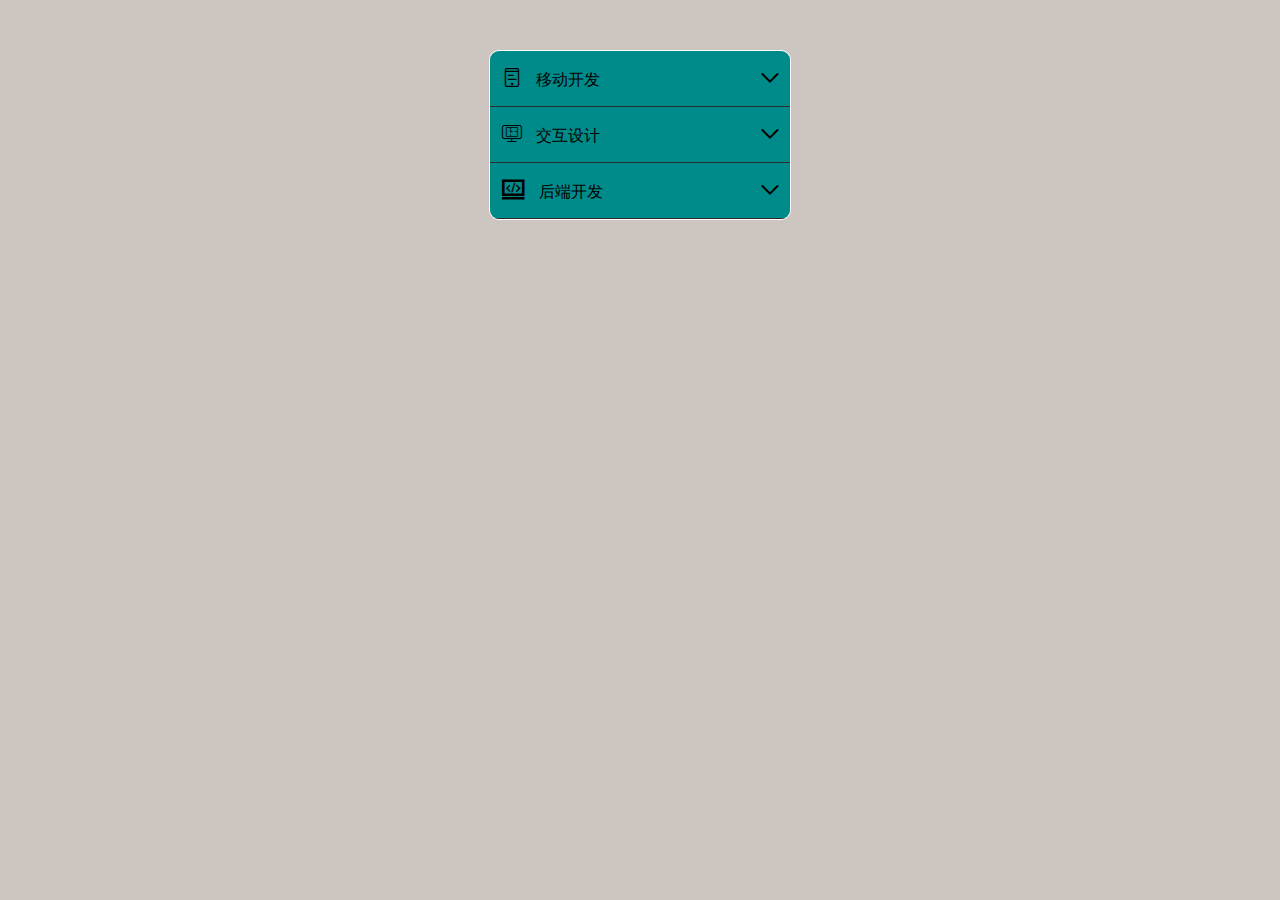
<file: index.html>
<!DOCTYPE html>
<html lang="en">
<head>
    <meta charset="UTF-8">
    <meta name="viewport" content="width=device-width, initial-scale=1.0">
    <meta http-equiv="X-UA-Compatible" content="ie=edge">
    <title>Document</title>
    <link rel="stylesheet" href="./img/iconfont.css">
    <link rel="stylesheet" href="./css/index.css">
</head>
<body>

    <ul class="wrapper">

        <li class="item">   
            <p class="title">
                <i class="iconfont icon-APPkaifa icon-mark"></i>
                移动开发
                <i class="iconfont icon-jiantouxiangxia icon-arrow"></i>
            </p> 
            <ul class="secondaryMenu">
                <li class="list"><a>HTML5</a></li>
                <li class="list"><a>Android</a></li>
                <li class="list"><a>iOS</a></li>
            </ul>
        </li>
        
        <li class="item">
            <p class="title">
                <i class="iconfont icon-icon icon-mark"></i>
                交互设计
                <i class="iconfont icon-jiantouxiangxia icon-arrow"></i>
            </p>
            <ul class="secondaryMenu">
                <li class="list"><a>视觉设计</a></li>
                <li class="list"><a>交互设计</a></li>
                <li class="list"><a>用户研究</a></li>
            </ul>
        </li>
        <li class="item">
            <p class="title">
                <i class="iconfont icon-kaifazhezhongxin icon-mark"></i>
                后端开发
                <i class="iconfont icon-jiantouxiangxia  icon-arrow "></i>
            </p>
            <ul class="secondaryMenu">
                <li class="list"><a>Java</a></li>
                <li class="list"><a>C++</a></li>
                <li class="list"><a>PHP</a></li>
            </ul>
        </li>
    </ul>

    <script src="./js/jQuery.js"></script>
    <script src="./js/menu.js"></script>
    <script src="./js/index.js"></script>
    
</body>
</html>
</file>
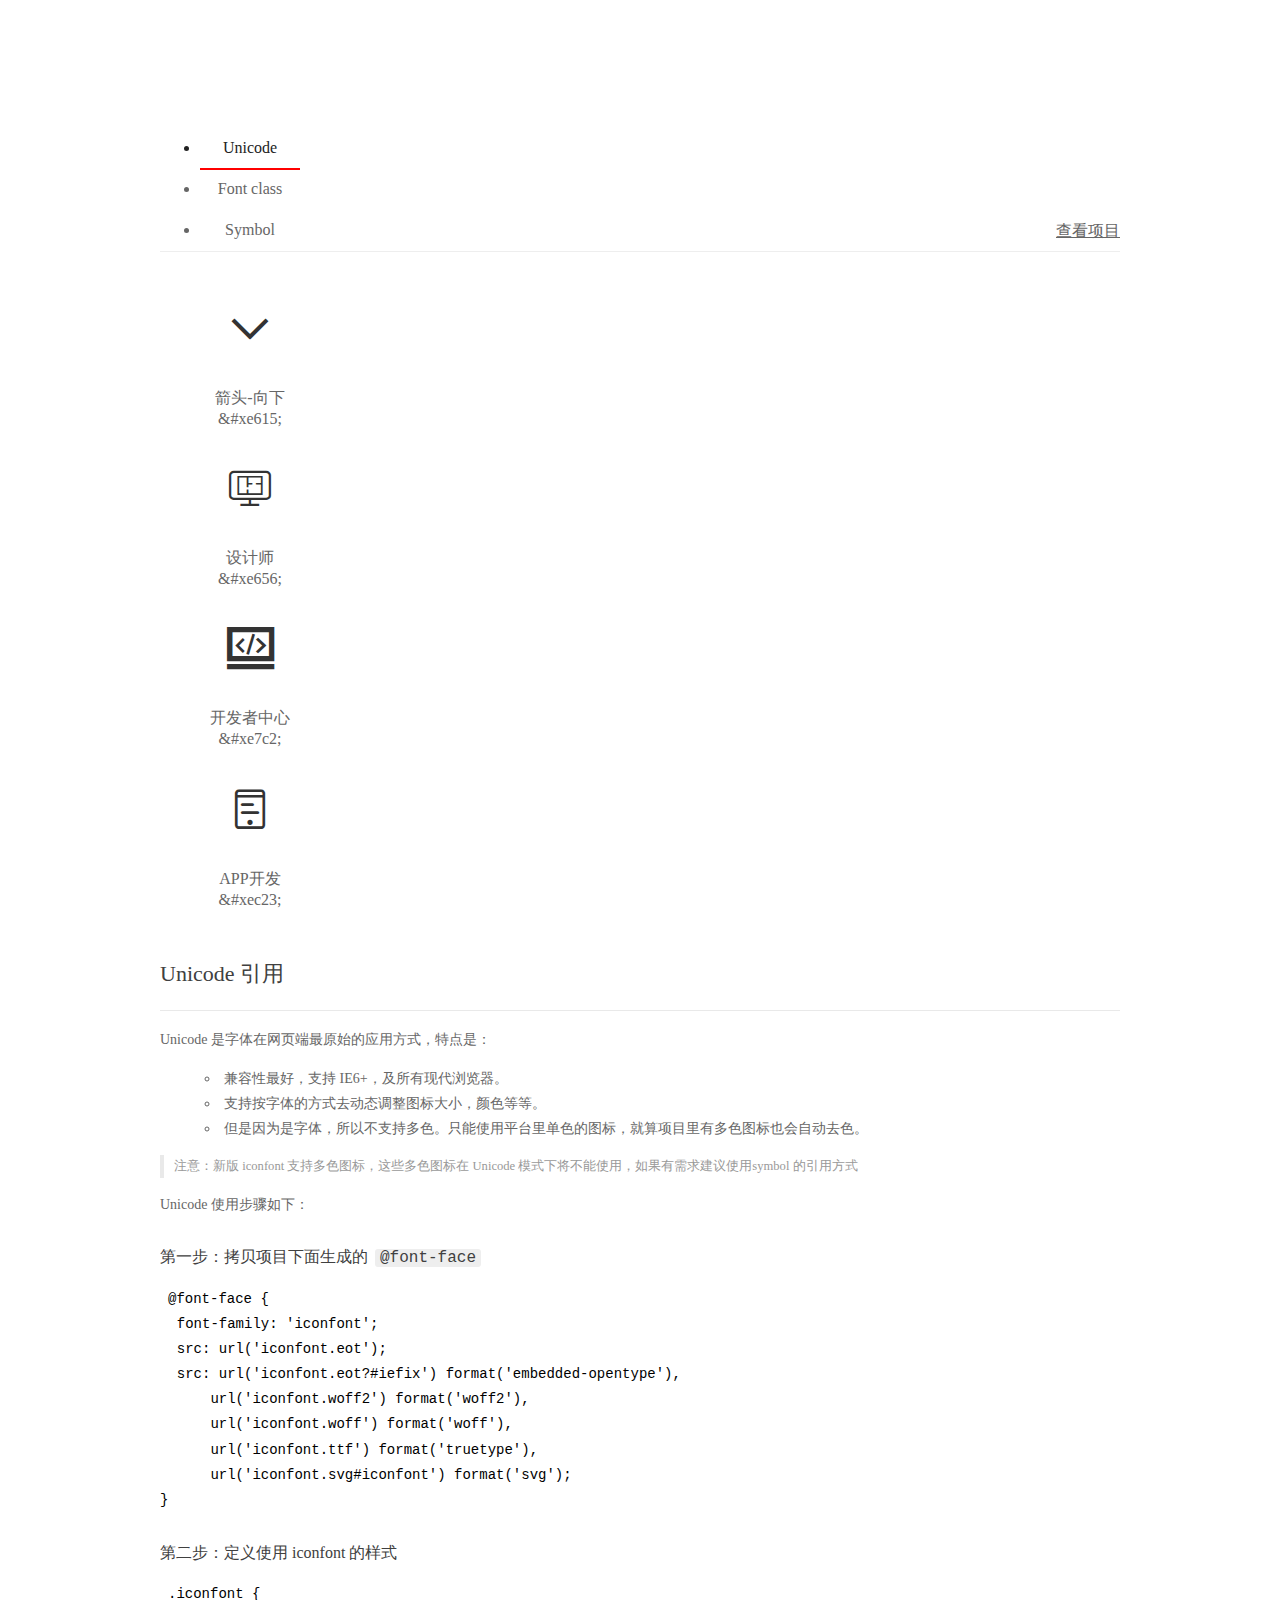
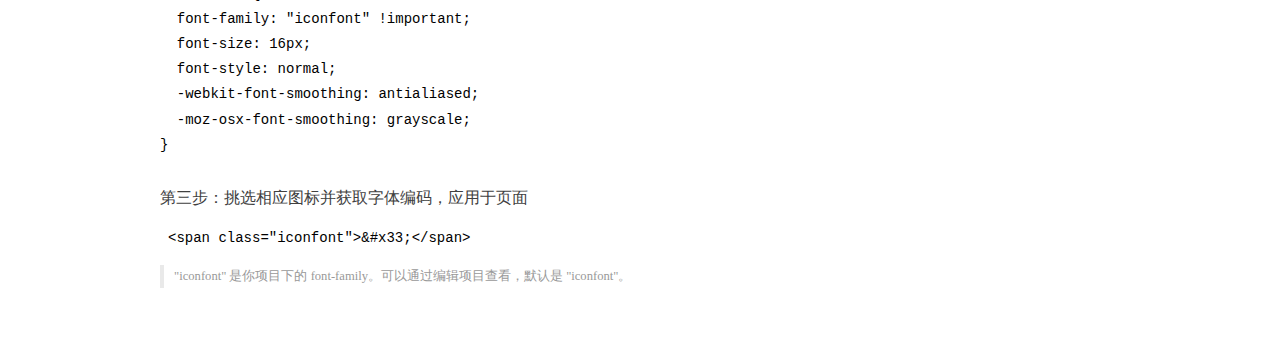
<file: img/demo_index.html>
<!DOCTYPE html>
<html>
<head>
  <meta charset="utf-8"/>
  <title>IconFont Demo</title>
  <link rel="shortcut icon" href="https://gtms04.alicdn.com/tps/i4/TB1_oz6GVXXXXaFXpXXJDFnIXXX-64-64.ico" type="image/x-icon"/>
  <link rel="stylesheet" href="https://g.alicdn.com/thx/cube/1.3.2/cube.min.css">
  <link rel="stylesheet" href="demo.css">
  <link rel="stylesheet" href="iconfont.css">
  <script src="iconfont.js"></script>
  <!-- jQuery -->
  <script src="https://a1.alicdn.com/oss/uploads/2018/12/26/7bfddb60-08e8-11e9-9b04-53e73bb6408b.js"></script>
  <!-- 代码高亮 -->
  <script src="https://a1.alicdn.com/oss/uploads/2018/12/26/a3f714d0-08e6-11e9-8a15-ebf944d7534c.js"></script>
</head>
<body>
  <div class="main">
    <h1 class="logo"><a href="https://www.iconfont.cn/" title="iconfont 首页" target="_blank">&#xe86b;</a></h1>
    <div class="nav-tabs">
      <ul id="tabs" class="dib-box">
        <li class="dib active"><span>Unicode</span></li>
        <li class="dib"><span>Font class</span></li>
        <li class="dib"><span>Symbol</span></li>
      </ul>
      
      <a href="https://www.iconfont.cn/manage/index?manage_type=myprojects&projectId=1021189" target="_blank" class="nav-more">查看项目</a>
      
    </div>
    <div class="tab-container">
      <div class="content unicode" style="display: block;">
          <ul class="icon_lists dib-box">
          
            <li class="dib">
              <span class="icon iconfont">&#xe615;</span>
                <div class="name">箭头-向下</div>
                <div class="code-name">&amp;#xe615;</div>
              </li>
          
            <li class="dib">
              <span class="icon iconfont">&#xe656;</span>
                <div class="name">设计师</div>
                <div class="code-name">&amp;#xe656;</div>
              </li>
          
            <li class="dib">
              <span class="icon iconfont">&#xe7c2;</span>
                <div class="name">开发者中心</div>
                <div class="code-name">&amp;#xe7c2;</div>
              </li>
          
            <li class="dib">
              <span class="icon iconfont">&#xec23;</span>
                <div class="name">APP开发</div>
                <div class="code-name">&amp;#xec23;</div>
              </li>
          
          </ul>
          <div class="article markdown">
          <h2 id="unicode-">Unicode 引用</h2>
          <hr>

          <p>Unicode 是字体在网页端最原始的应用方式，特点是：</p>
          <ul>
            <li>兼容性最好，支持 IE6+，及所有现代浏览器。</li>
            <li>支持按字体的方式去动态调整图标大小，颜色等等。</li>
            <li>但是因为是字体，所以不支持多色。只能使用平台里单色的图标，就算项目里有多色图标也会自动去色。</li>
          </ul>
          <blockquote>
            <p>注意：新版 iconfont 支持多色图标，这些多色图标在 Unicode 模式下将不能使用，如果有需求建议使用symbol 的引用方式</p>
          </blockquote>
          <p>Unicode 使用步骤如下：</p>
          <h3 id="-font-face">第一步：拷贝项目下面生成的 <code>@font-face</code></h3>
<pre><code class="language-css"
>@font-face {
  font-family: 'iconfont';
  src: url('iconfont.eot');
  src: url('iconfont.eot?#iefix') format('embedded-opentype'),
      url('iconfont.woff2') format('woff2'),
      url('iconfont.woff') format('woff'),
      url('iconfont.ttf') format('truetype'),
      url('iconfont.svg#iconfont') format('svg');
}
</code></pre>
          <h3 id="-iconfont-">第二步：定义使用 iconfont 的样式</h3>
<pre><code class="language-css"
>.iconfont {
  font-family: "iconfont" !important;
  font-size: 16px;
  font-style: normal;
  -webkit-font-smoothing: antialiased;
  -moz-osx-font-smoothing: grayscale;
}
</code></pre>
          <h3 id="-">第三步：挑选相应图标并获取字体编码，应用于页面</h3>
<pre>
<code class="language-html"
>&lt;span class="iconfont"&gt;&amp;#x33;&lt;/span&gt;
</code></pre>
          <blockquote>
            <p>"iconfont" 是你项目下的 font-family。可以通过编辑项目查看，默认是 "iconfont"。</p>
          </blockquote>
          </div>
      </div>
      <div class="content font-class">
        <ul class="icon_lists dib-box">
          
          <li class="dib">
            <span class="icon iconfont icon-jiantouxiangxia"></span>
            <div class="name">
              箭头-向下
            </div>
            <div class="code-name">.icon-jiantouxiangxia
            </div>
          </li>
          
          <li class="dib">
            <span class="icon iconfont icon-icon"></span>
            <div class="name">
              设计师
            </div>
            <div class="code-name">.icon-icon
            </div>
          </li>
          
          <li class="dib">
            <span class="icon iconfont icon-kaifazhezhongxin"></span>
            <div class="name">
              开发者中心
            </div>
            <div class="code-name">.icon-kaifazhezhongxin
            </div>
          </li>
          
          <li class="dib">
            <span class="icon iconfont icon-APPkaifa"></span>
            <div class="name">
              APP开发
            </div>
            <div class="code-name">.icon-APPkaifa
            </div>
          </li>
          
        </ul>
        <div class="article markdown">
        <h2 id="font-class-">font-class 引用</h2>
        <hr>

        <p>font-class 是 Unicode 使用方式的一种变种，主要是解决 Unicode 书写不直观，语意不明确的问题。</p>
        <p>与 Unicode 使用方式相比，具有如下特点：</p>
        <ul>
          <li>兼容性良好，支持 IE8+，及所有现代浏览器。</li>
          <li>相比于 Unicode 语意明确，书写更直观。可以很容易分辨这个 icon 是什么。</li>
          <li>因为使用 class 来定义图标，所以当要替换图标时，只需要修改 class 里面的 Unicode 引用。</li>
          <li>不过因为本质上还是使用的字体，所以多色图标还是不支持的。</li>
        </ul>
        <p>使用步骤如下：</p>
        <h3 id="-fontclass-">第一步：引入项目下面生成的 fontclass 代码：</h3>
<pre><code class="language-html">&lt;link rel="stylesheet" href="./iconfont.css"&gt;
</code></pre>
        <h3 id="-">第二步：挑选相应图标并获取类名，应用于页面：</h3>
<pre><code class="language-html">&lt;span class="iconfont icon--xxx"&gt;&lt;/span&gt;
</code></pre>
        <blockquote>
          <p>"
            iconfont" 是你项目下的 font-family。可以通过编辑项目查看，默认是 "iconfont"。</p>
        </blockquote>
      </div>
      </div>
      <div class="content symbol">
          <ul class="icon_lists dib-box">
          
            <li class="dib">
                <svg class="icon svg-icon" aria-hidden="true">
                  <use xlink:href="#icon-jiantouxiangxia"></use>
                </svg>
                <div class="name">箭头-向下</div>
                <div class="code-name">#icon-jiantouxiangxia</div>
            </li>
          
            <li class="dib">
                <svg class="icon svg-icon" aria-hidden="true">
                  <use xlink:href="#icon-icon"></use>
                </svg>
                <div class="name">设计师</div>
                <div class="code-name">#icon-icon</div>
            </li>
          
            <li class="dib">
                <svg class="icon svg-icon" aria-hidden="true">
                  <use xlink:href="#icon-kaifazhezhongxin"></use>
                </svg>
                <div class="name">开发者中心</div>
                <div class="code-name">#icon-kaifazhezhongxin</div>
            </li>
          
            <li class="dib">
                <svg class="icon svg-icon" aria-hidden="true">
                  <use xlink:href="#icon-APPkaifa"></use>
                </svg>
                <div class="name">APP开发</div>
                <div class="code-name">#icon-APPkaifa</div>
            </li>
          
          </ul>
          <div class="article markdown">
          <h2 id="symbol-">Symbol 引用</h2>
          <hr>

          <p>这是一种全新的使用方式，应该说这才是未来的主流，也是平台目前推荐的用法。相关介绍可以参考这篇<a href="">文章</a>
            这种用法其实是做了一个 SVG 的集合，与另外两种相比具有如下特点：</p>
          <ul>
            <li>支持多色图标了，不再受单色限制。</li>
            <li>通过一些技巧，支持像字体那样，通过 <code>font-size</code>, <code>color</code> 来调整样式。</li>
            <li>兼容性较差，支持 IE9+，及现代浏览器。</li>
            <li>浏览器渲染 SVG 的性能一般，还不如 png。</li>
          </ul>
          <p>使用步骤如下：</p>
          <h3 id="-symbol-">第一步：引入项目下面生成的 symbol 代码：</h3>
<pre><code class="language-html">&lt;script src="./iconfont.js"&gt;&lt;/script&gt;
</code></pre>
          <h3 id="-css-">第二步：加入通用 CSS 代码（引入一次就行）：</h3>
<pre><code class="language-html">&lt;style&gt;
.icon {
  width: 1em;
  height: 1em;
  vertical-align: -0.15em;
  fill: currentColor;
  overflow: hidden;
}
&lt;/style&gt;
</code></pre>
          <h3 id="-">第三步：挑选相应图标并获取类名，应用于页面：</h3>
<pre><code class="language-html">&lt;svg class="icon" aria-hidden="true"&gt;
  &lt;use xlink:href="#icon-xxx"&gt;&lt;/use&gt;
&lt;/svg&gt;
</code></pre>
          </div>
      </div>

    </div>
  </div>
  <script>
  $(document).ready(function () {
      $('.tab-container .content:first').show()

      $('#tabs li').click(function (e) {
        var tabContent = $('.tab-container .content')
        var index = $(this).index()

        if ($(this).hasClass('active')) {
          return
        } else {
          $('#tabs li').removeClass('active')
          $(this).addClass('active')

          tabContent.hide().eq(index).fadeIn()
        }
      })
    })
  </script>
</body>
</html>
</file>
<file: img/iconfont.css>
@font-face {font-family: "iconfont";
  src: url('iconfont.eot?t=1548409780765'); /* IE9 */
  src: url('iconfont.eot?t=1548409780765#iefix') format('embedded-opentype'), /* IE6-IE8 */
  url('[data-uri]') format('woff2'),
  url('iconfont.woff?t=1548409780765') format('woff'),
  url('iconfont.ttf?t=1548409780765') format('truetype'), /* chrome, firefox, opera, Safari, Android, iOS 4.2+ */
  url('iconfont.svg?t=1548409780765#iconfont') format('svg'); /* iOS 4.1- */
}

.iconfont {
  font-family: "iconfont" !important;
  font-size: 16px;
  font-style: normal;
  -webkit-font-smoothing: antialiased;
  -moz-osx-font-smoothing: grayscale;
}

.icon-jiantouxiangxia:before {
  content: "\e615";
}

.icon-icon:before {
  content: "\e656";
}

.icon-kaifazhezhongxin:before {
  content: "\e7c2";
}

.icon-APPkaifa:before {
  content: "\ec23";
}
</file>
<file: css/index.css>
*{
    margin: 0;
    padding: 0;
    list-style: none;
}
body{
    background-color: #CDC5BF;
}
.wrapper{   
    margin: 50px auto;
    width: 300px;
    border-radius: 10px;
    overflow: hidden;
    border: 1px solid #fff ;
}
/*
  使图标和字居中的方式
  1. line-height
  2. padding
*/
.title{
    position: relative;
    padding: 15px 12px;
    background: #008B8B;
    border-bottom: 1px solid #2B2B2B;
}
/* 
  图标移动位置用position属性
*/
.iconfont{
    font-size: 20px;
}
.icon-mark{
    margin-right: 10px;
}
.icon-arrow{
    position: absolute;
    right: 10px;   
}
.secondaryMenu{
    display: none;    
}
.list{
    padding: 10px 48px;
    background-color: #5E5E5E;
    border-bottom: 1px solid #2B2B2B;
}


/* active设置在item上 让箭头有动画的效果 */
.item .title i:nth-of-type(2) {
    transition: transform 0.5s ease-out;
    transform: rotateZ(0deg);   
}
.active .title i:nth-of-type(2){
    transform: rotateZ(180deg);     
}
/* 鼠标上移有颜色变化 */
.active .secondaryMenu li:hover{
    cursor: pointer;
    background-color: #1874CD;
}

/*
    transition
        transition-property: 指定CSSS属性的name transition效果
        transition-duration: transition效果需要指定多少秒或多少毫秒才能完成
        transition-timing-function: 指定transition效果的转速曲线
            linear: 规定以相同速度开始至结束的过渡效果
            ease: 规定慢速开始 然后变快 然后慢速结束的过渡效果
            ease-in: 规定以慢速开始的过渡效果
            ease-out: 规定以慢速结束的过渡效果
            ease-in-out: 规定慢速开始和结束的过渡效果
        transition-delay: 定义transition效果开始的时候
*/
</file>
<file: img/demo.css>
/* Logo 字体 */
@font-face {
  font-family: "iconfont logo";
  src: url('https://at.alicdn.com/t/font_985780_km7mi63cihi.eot?t=1545807318834');
  src: url('https://at.alicdn.com/t/font_985780_km7mi63cihi.eot?t=1545807318834#iefix') format('embedded-opentype'),
    url('https://at.alicdn.com/t/font_985780_km7mi63cihi.woff?t=1545807318834') format('woff'),
    url('https://at.alicdn.com/t/font_985780_km7mi63cihi.ttf?t=1545807318834') format('truetype'),
    url('https://at.alicdn.com/t/font_985780_km7mi63cihi.svg?t=1545807318834#iconfont') format('svg');
}

.logo {
  font-family: "iconfont logo";
  font-size: 160px;
  font-style: normal;
  -webkit-font-smoothing: antialiased;
  -moz-osx-font-smoothing: grayscale;
}

/* tabs */
.nav-tabs {
  position: relative;
}

.nav-tabs .nav-more {
  position: absolute;
  right: 0;
  bottom: 0;
  height: 42px;
  line-height: 42px;
  color: #666;
}

#tabs {
  border-bottom: 1px solid #eee;
}

#tabs li {
  cursor: pointer;
  width: 100px;
  height: 40px;
  line-height: 40px;
  text-align: center;
  font-size: 16px;
  border-bottom: 2px solid transparent;
  position: relative;
  z-index: 1;
  margin-bottom: -1px;
  color: #666;
}


#tabs .active {
  border-bottom-color: #f00;
  color: #222;
}

.tab-container .content {
  display: none;
}

/* 页面布局 */
.main {
  padding: 30px 100px;
  width: 960px;
  margin: 0 auto;
}

.main .logo {
  color: #333;
  text-align: left;
  margin-bottom: 30px;
  line-height: 1;
  height: 110px;
  margin-top: -50px;
  overflow: hidden;
  *zoom: 1;
}

.main .logo a {
  font-size: 160px;
  color: #333;
}

.helps {
  margin-top: 40px;
}

.helps pre {
  padding: 20px;
  margin: 10px 0;
  border: solid 1px #e7e1cd;
  background-color: #fffdef;
  overflow: auto;
}

.icon_lists {
  width: 100% !important;
  overflow: hidden;
  *zoom: 1;
}

.icon_lists li {
  width: 100px;
  margin-bottom: 10px;
  margin-right: 20px;
  text-align: center;
  list-style: none !important;
  cursor: default;
}

.icon_lists li .code-name {
  line-height: 1.2;
}

.icon_lists .icon {
  display: block;
  height: 100px;
  line-height: 100px;
  font-size: 42px;
  margin: 10px auto;
  color: #333;
  -webkit-transition: font-size 0.25s linear, width 0.25s linear;
  -moz-transition: font-size 0.25s linear, width 0.25s linear;
  transition: font-size 0.25s linear, width 0.25s linear;
}

.icon_lists .icon:hover {
  font-size: 100px;
}

.icon_lists .svg-icon {
  /* 通过设置 font-size 来改变图标大小 */
  width: 1em;
  /* 图标和文字相邻时，垂直对齐 */
  vertical-align: -0.15em;
  /* 通过设置 color 来改变 SVG 的颜色/fill */
  fill: currentColor;
  /* path 和 stroke 溢出 viewBox 部分在 IE 下会显示
      normalize.css 中也包含这行 */
  overflow: hidden;
}

.icon_lists li .name,
.icon_lists li .code-name {
  color: #666;
}

/* markdown 样式 */
.markdown {
  color: #666;
  font-size: 14px;
  line-height: 1.8;
}

.highlight {
  line-height: 1.5;
}

.markdown img {
  vertical-align: middle;
  max-width: 100%;
}

.markdown h1 {
  color: #404040;
  font-weight: 500;
  line-height: 40px;
  margin-bottom: 24px;
}

.markdown h2,
.markdown h3,
.markdown h4,
.markdown h5,
.markdown h6 {
  color: #404040;
  margin: 1.6em 0 0.6em 0;
  font-weight: 500;
  clear: both;
}

.markdown h1 {
  font-size: 28px;
}

.markdown h2 {
  font-size: 22px;
}

.markdown h3 {
  font-size: 16px;
}

.markdown h4 {
  font-size: 14px;
}

.markdown h5 {
  font-size: 12px;
}

.markdown h6 {
  font-size: 12px;
}

.markdown hr {
  height: 1px;
  border: 0;
  background: #e9e9e9;
  margin: 16px 0;
  clear: both;
}

.markdown p {
  margin: 1em 0;
}

.markdown>p,
.markdown>blockquote,
.markdown>.highlight,
.markdown>ol,
.markdown>ul {
  width: 80%;
}

.markdown ul>li {
  list-style: circle;
}

.markdown>ul li,
.markdown blockquote ul>li {
  margin-left: 20px;
  padding-left: 4px;
}

.markdown>ul li p,
.markdown>ol li p {
  margin: 0.6em 0;
}

.markdown ol>li {
  list-style: decimal;
}

.markdown>ol li,
.markdown blockquote ol>li {
  margin-left: 20px;
  padding-left: 4px;
}

.markdown code {
  margin: 0 3px;
  padding: 0 5px;
  background: #eee;
  border-radius: 3px;
}

.markdown strong,
.markdown b {
  font-weight: 600;
}

.markdown>table {
  border-collapse: collapse;
  border-spacing: 0px;
  empty-cells: show;
  border: 1px solid #e9e9e9;
  width: 95%;
  margin-bottom: 24px;
}

.markdown>table th {
  white-space: nowrap;
  color: #333;
  font-weight: 600;
}

.markdown>table th,
.markdown>table td {
  border: 1px solid #e9e9e9;
  padding: 8px 16px;
  text-align: left;
}

.markdown>table th {
  background: #F7F7F7;
}

.markdown blockquote {
  font-size: 90%;
  color: #999;
  border-left: 4px solid #e9e9e9;
  padding-left: 0.8em;
  margin: 1em 0;
}

.markdown blockquote p {
  margin: 0;
}

.markdown .anchor {
  opacity: 0;
  transition: opacity 0.3s ease;
  margin-left: 8px;
}

.markdown .waiting {
  color: #ccc;
}

.markdown h1:hover .anchor,
.markdown h2:hover .anchor,
.markdown h3:hover .anchor,
.markdown h4:hover .anchor,
.markdown h5:hover .anchor,
.markdown h6:hover .anchor {
  opacity: 1;
  display: inline-block;
}

.markdown>br,
.markdown>p>br {
  clear: both;
}


.hljs {
  display: block;
  background: white;
  padding: 0.5em;
  color: #333333;
  overflow-x: auto;
}

.hljs-comment,
.hljs-meta {
  color: #969896;
}

.hljs-string,
.hljs-variable,
.hljs-template-variable,
.hljs-strong,
.hljs-emphasis,
.hljs-quote {
  color: #df5000;
}

.hljs-keyword,
.hljs-selector-tag,
.hljs-type {
  color: #a71d5d;
}

.hljs-literal,
.hljs-symbol,
.hljs-bullet,
.hljs-attribute {
  color: #0086b3;
}

.hljs-section,
.hljs-name {
  color: #63a35c;
}

.hljs-tag {
  color: #333333;
}

.hljs-title,
.hljs-attr,
.hljs-selector-id,
.hljs-selector-class,
.hljs-selector-attr,
.hljs-selector-pseudo {
  color: #795da3;
}

.hljs-addition {
  color: #55a532;
  background-color: #eaffea;
}

.hljs-deletion {
  color: #bd2c00;
  background-color: #ffecec;
}

.hljs-link {
  text-decoration: underline;
}

/* 代码高亮 */
/* PrismJS 1.15.0
https://prismjs.com/download.html#themes=prism&languages=markup+css+clike+javascript */
/**
 * prism.js default theme for JavaScript, CSS and HTML
 * Based on dabblet (http://dabblet.com)
 * @author Lea Verou
 */
code[class*="language-"],
pre[class*="language-"] {
  color: black;
  background: none;
  text-shadow: 0 1px white;
  font-family: Consolas, Monaco, 'Andale Mono', 'Ubuntu Mono', monospace;
  text-align: left;
  white-space: pre;
  word-spacing: normal;
  word-break: normal;
  word-wrap: normal;
  line-height: 1.5;

  -moz-tab-size: 4;
  -o-tab-size: 4;
  tab-size: 4;

  -webkit-hyphens: none;
  -moz-hyphens: none;
  -ms-hyphens: none;
  hyphens: none;
}

pre[class*="language-"]::-moz-selection,
pre[class*="language-"] ::-moz-selection,
code[class*="language-"]::-moz-selection,
code[class*="language-"] ::-moz-selection {
  text-shadow: none;
  background: #b3d4fc;
}

pre[class*="language-"]::selection,
pre[class*="language-"] ::selection,
code[class*="language-"]::selection,
code[class*="language-"] ::selection {
  text-shadow: none;
  background: #b3d4fc;
}

@media print {

  code[class*="language-"],
  pre[class*="language-"] {
    text-shadow: none;
  }
}

/* Code blocks */
pre[class*="language-"] {
  padding: 1em;
  margin: .5em 0;
  overflow: auto;
}

:not(pre)>code[class*="language-"],
pre[class*="language-"] {
  background: #f5f2f0;
}

/* Inline code */
:not(pre)>code[class*="language-"] {
  padding: .1em;
  border-radius: .3em;
  white-space: normal;
}

.token.comment,
.token.prolog,
.token.doctype,
.token.cdata {
  color: slategray;
}

.token.punctuation {
  color: #999;
}

.namespace {
  opacity: .7;
}

.token.property,
.token.tag,
.token.boolean,
.token.number,
.token.constant,
.token.symbol,
.token.deleted {
  color: #905;
}

.token.selector,
.token.attr-name,
.token.string,
.token.char,
.token.builtin,
.token.inserted {
  color: #690;
}

.token.operator,
.token.entity,
.token.url,
.language-css .token.string,
.style .token.string {
  color: #9a6e3a;
  background: hsla(0, 0%, 100%, .5);
}

.token.atrule,
.token.attr-value,
.token.keyword {
  color: #07a;
}

.token.function,
.token.class-name {
  color: #DD4A68;
}

.token.regex,
.token.important,
.token.variable {
  color: #e90;
}

.token.important,
.token.bold {
  font-weight: bold;
}

.token.italic {
  font-style: italic;
}

.token.entity {
  cursor: help;
}
</file>
